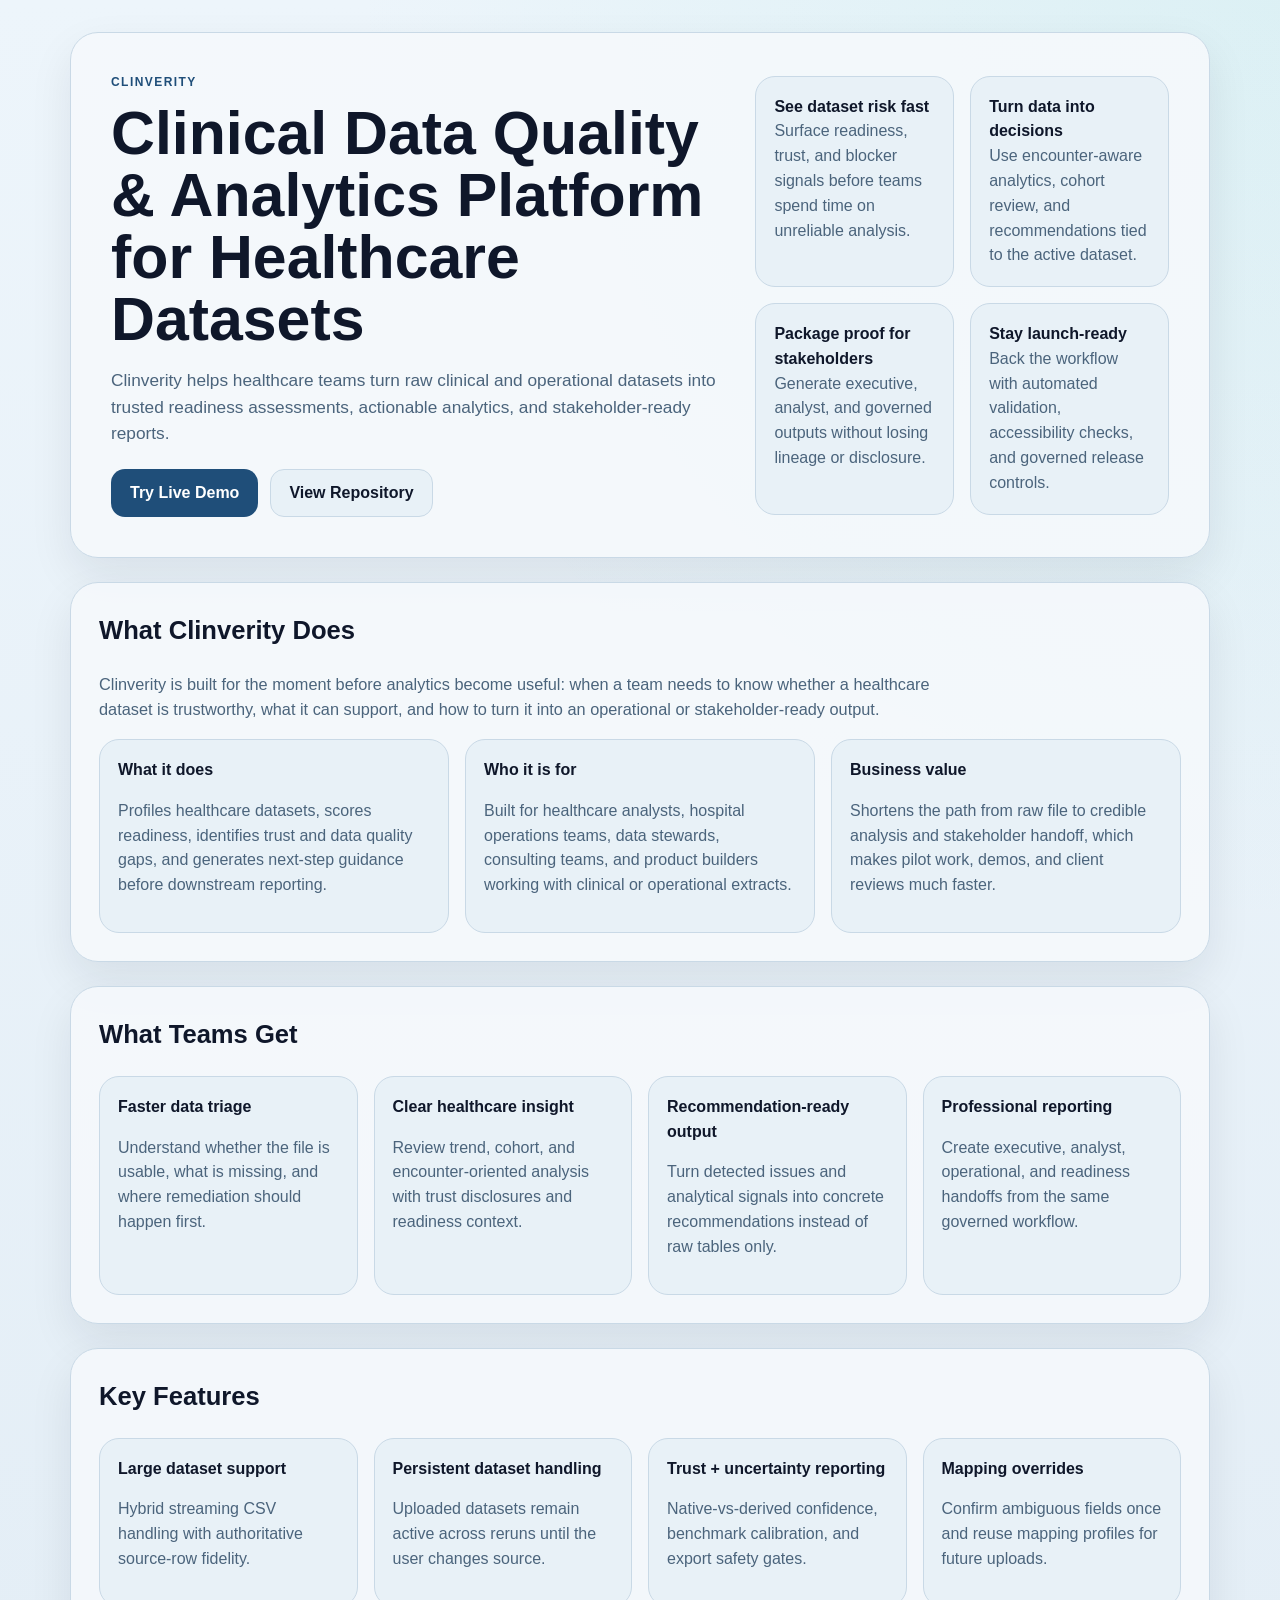
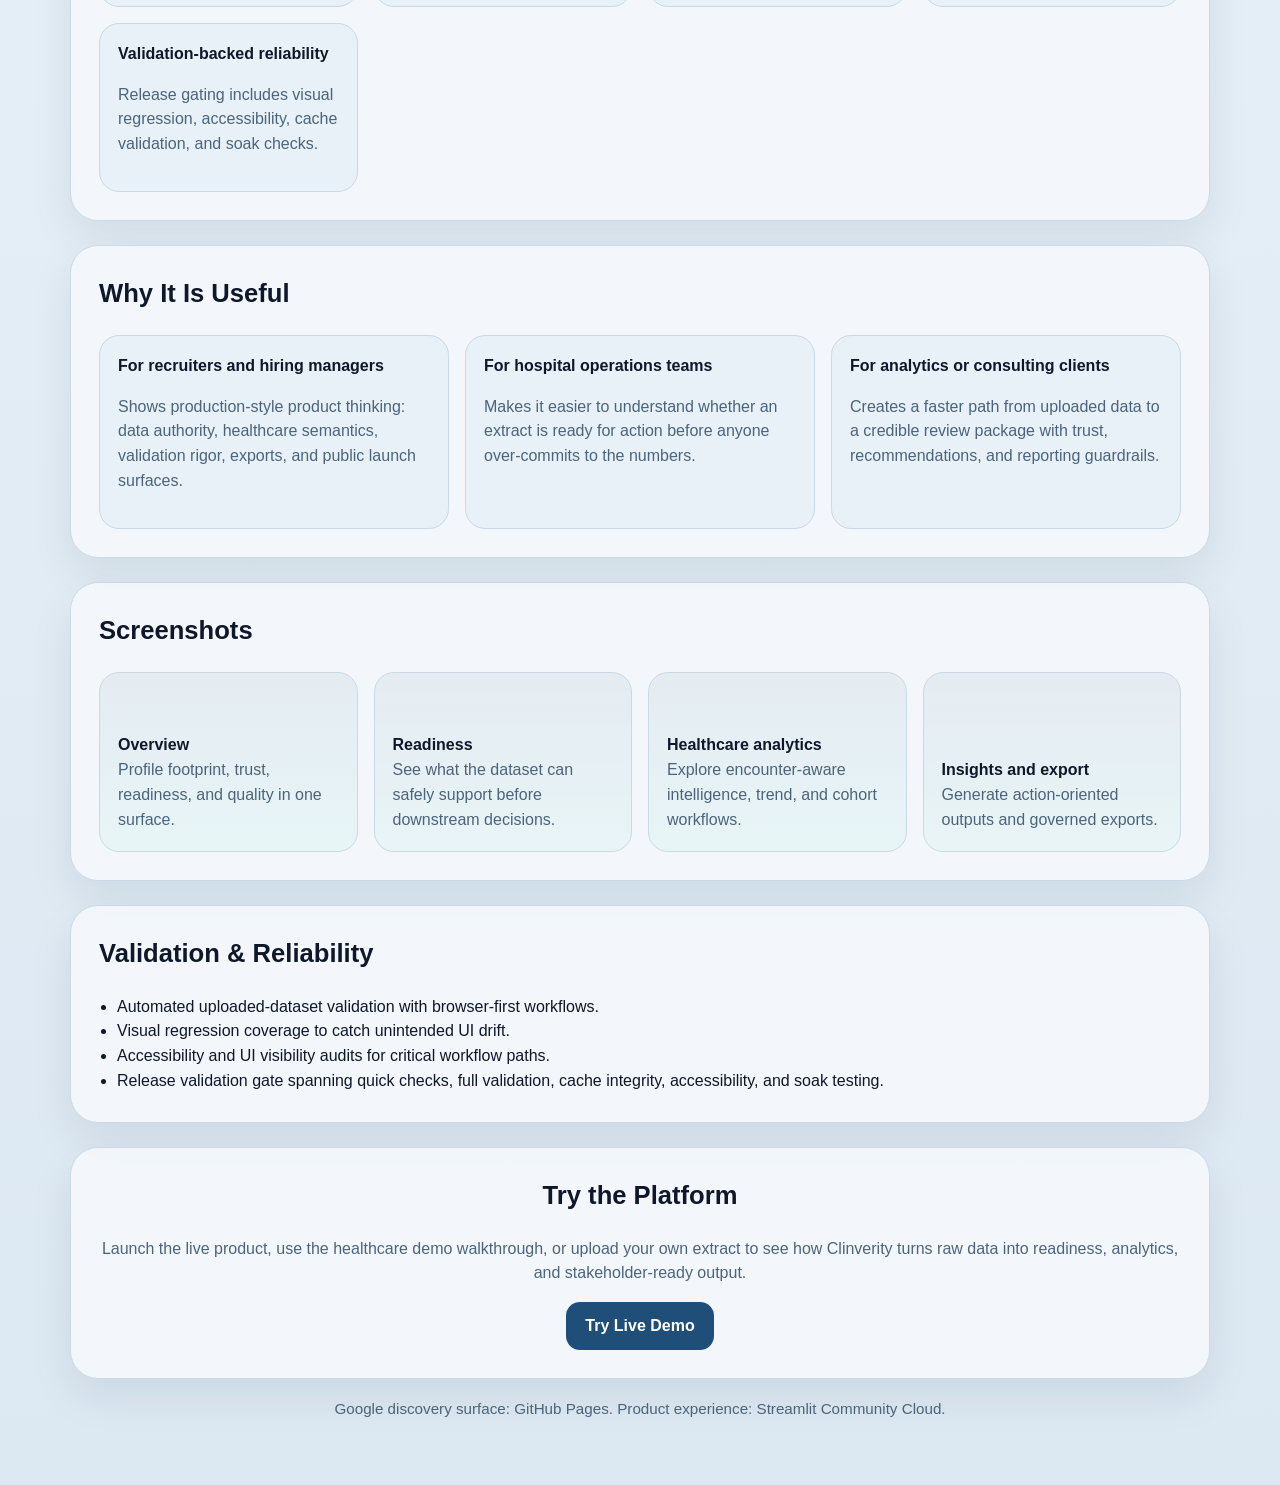
<file: index.html>
<!doctype html>
<html lang="en">
<head>
  <meta charset="utf-8" />
  <meta http-equiv="refresh" content="0; url=./landing_page.html" />
  <meta name="robots" content="index, follow" />
  <link rel="canonical" href="https://dhamodhar1142.github.io/clinical-outcomes-explorer/landing_page.html" />
  <title>Clinverity</title>
</head>
<body>
  <p>Redirecting to <a href="./landing_page.html">Clinverity landing page</a>...</p>
</body>
</html>
</file>
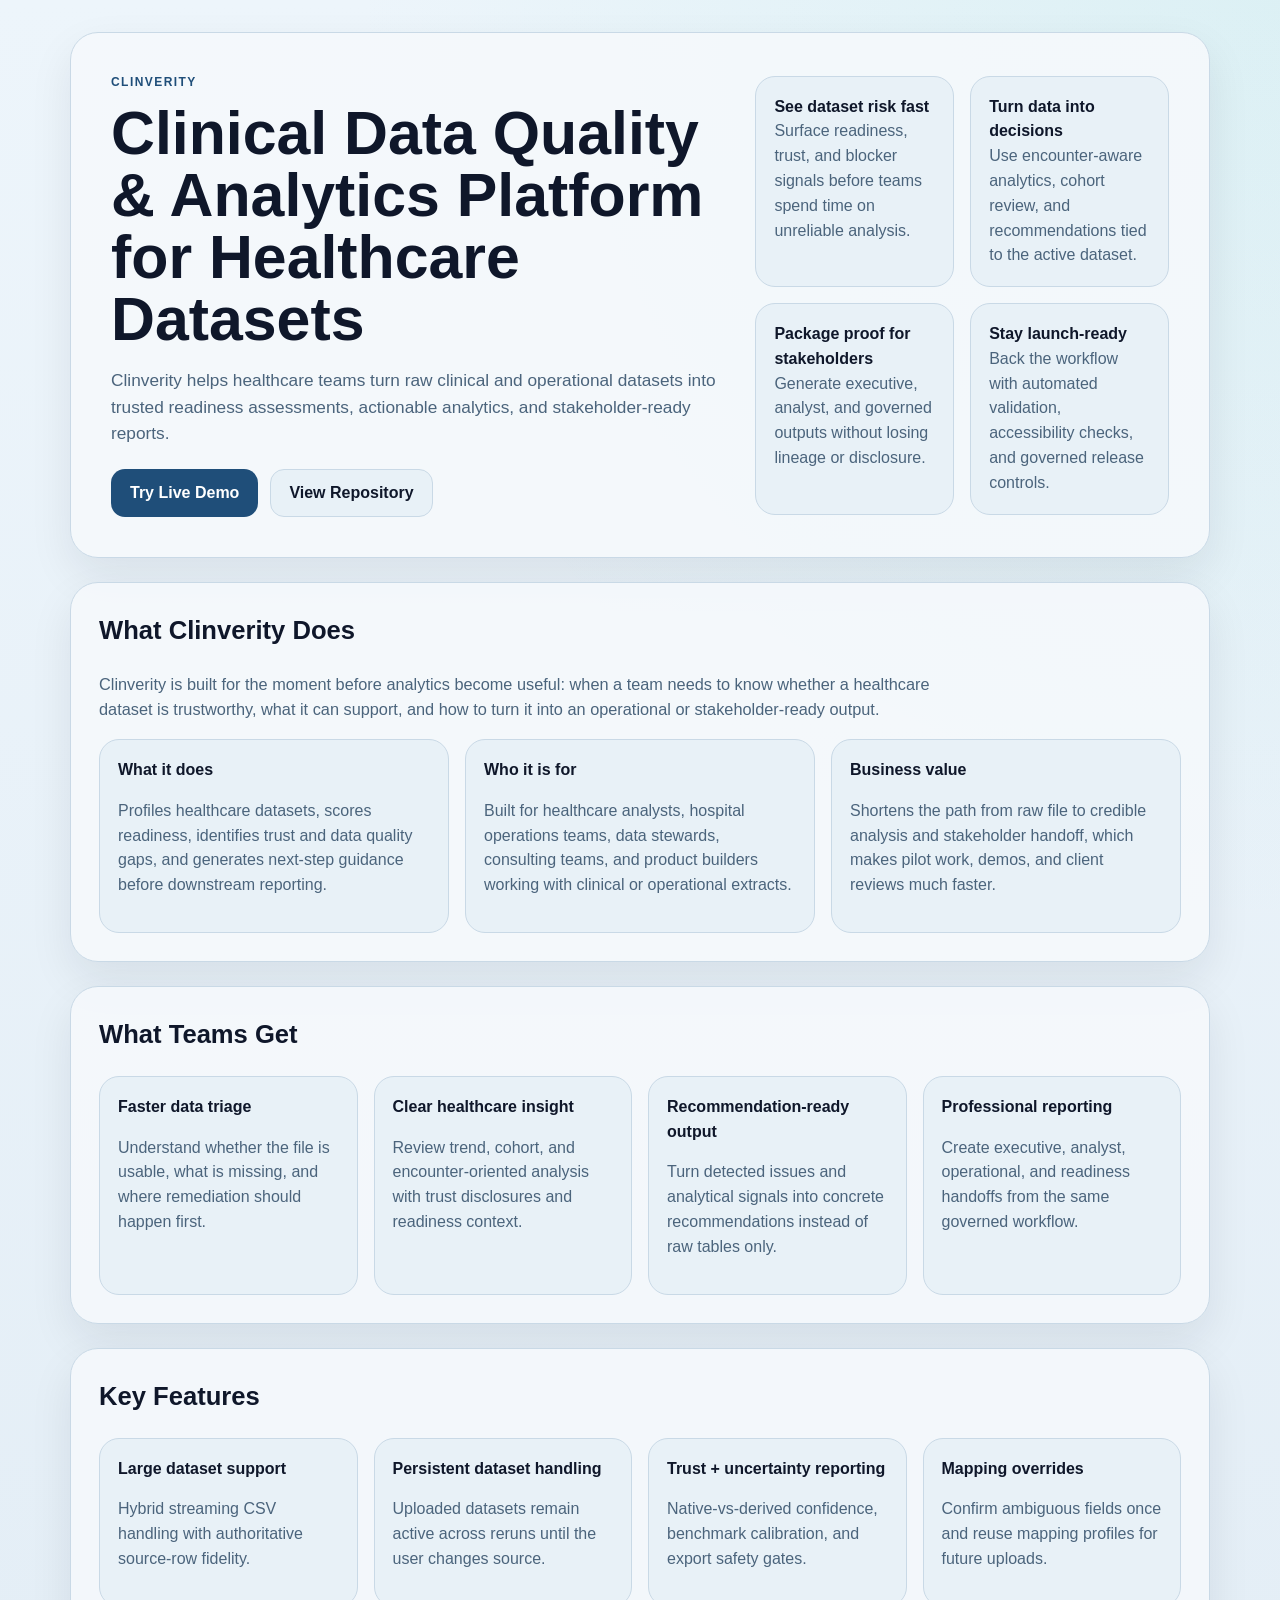
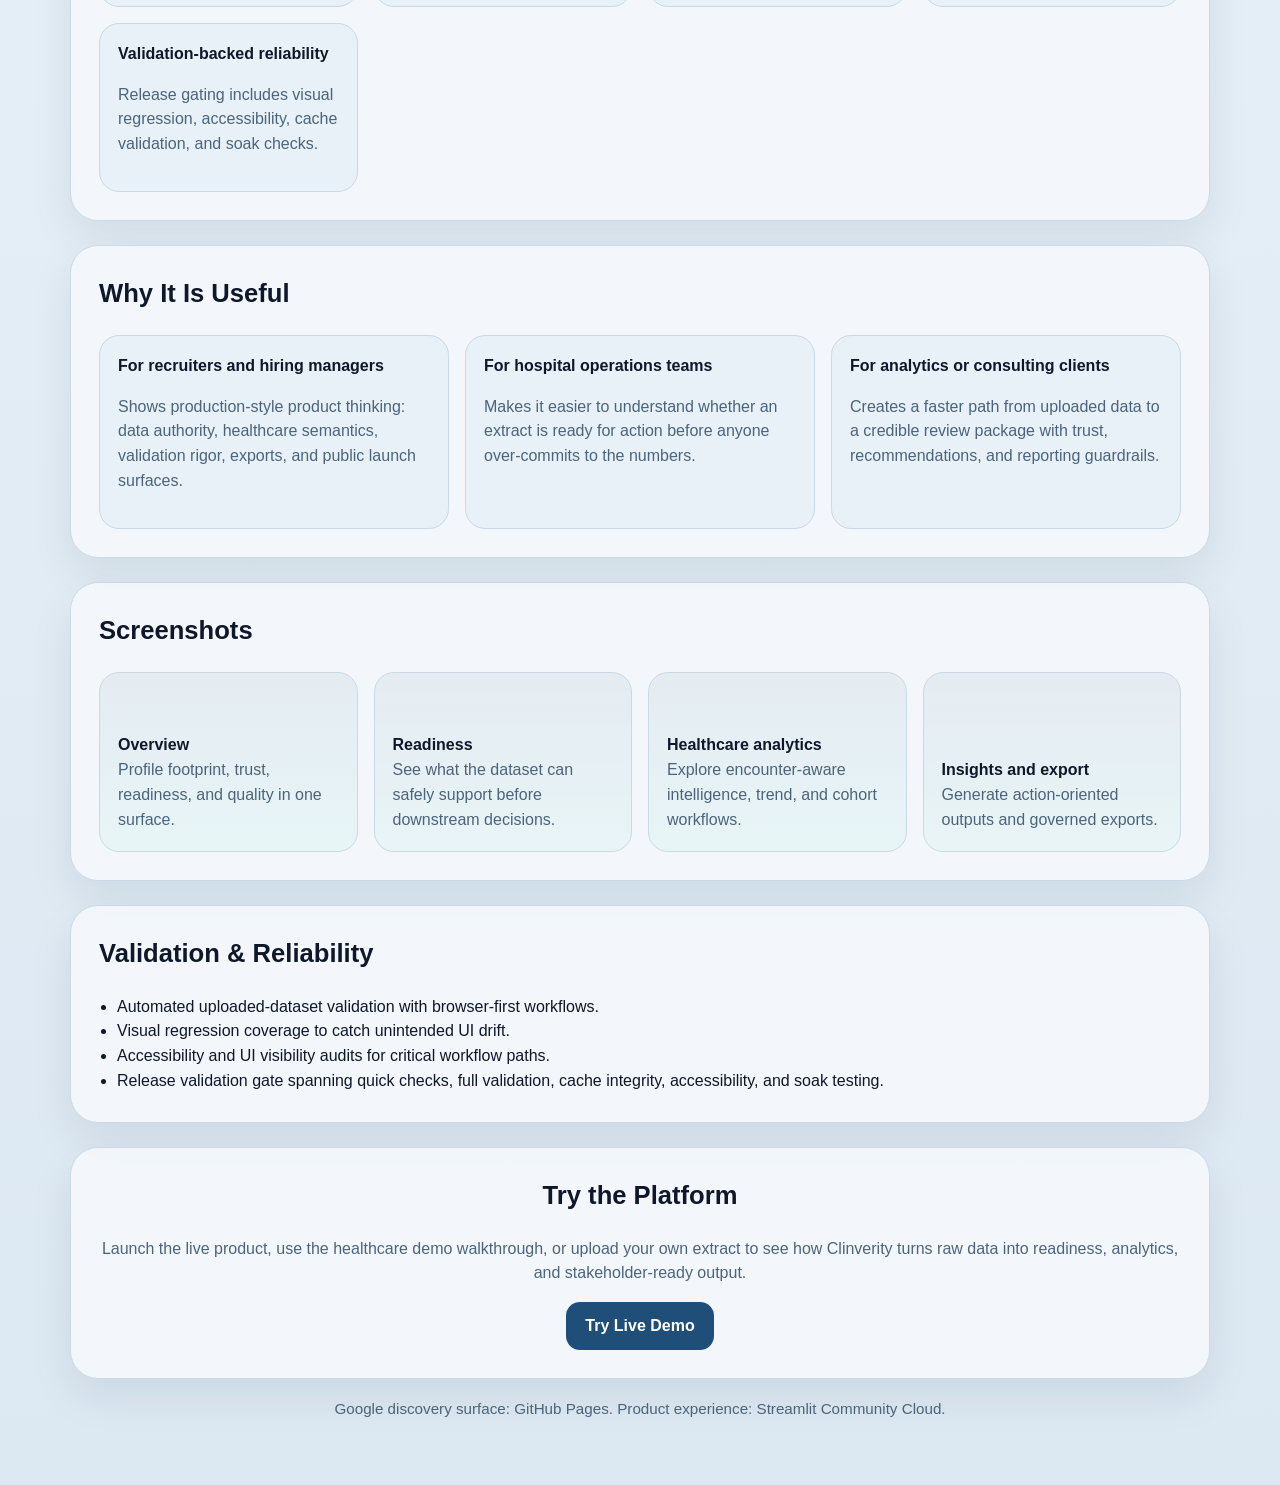
<file: landing_page.html>
<!doctype html>
<html lang="en">
<head>
  <meta charset="utf-8" />
  <meta name="viewport" content="width=device-width, initial-scale=1" />
  <title>Clinverity | Healthcare Data Readiness, Analytics & Reporting Platform</title>
  <meta name="description" content="Clinverity helps healthcare teams turn raw clinical and operational datasets into trusted readiness assessments, actionable analytics, and stakeholder-ready reports." />
  <meta name="keywords" content="healthcare analytics, healthcare data readiness, clinical data quality, healthcare data platform, streamlit app, data validation" />
  <meta name="robots" content="index, follow" />
  <meta name="author" content="Clinverity" />
  <meta name="theme-color" content="#1f4e79" />
  <link rel="canonical" href="https://dhamodhar1142.github.io/clinical-outcomes-explorer/landing_page.html" />
  <meta property="og:title" content="Clinverity | Healthcare Data Readiness, Analytics & Reporting Platform" />
  <meta property="og:description" content="Turn raw healthcare datasets into trusted readiness assessments, actionable analytics, and stakeholder-ready reports." />
  <meta property="og:url" content="https://dhamodhar1142.github.io/clinical-outcomes-explorer/landing_page.html" />
  <meta property="og:type" content="website" />
  <meta property="og:site_name" content="Clinverity" />
  <style>
    :root {
      --bg: #dce8f2;
      --panel: #e8f1f7;
      --panel-strong: #f5f9fc;
      --text: #0f172a;
      --muted: #4b647c;
      --primary: #1f4e79;
      --accent: #14b8a6;
      --border: #c9d9e6;
      --shadow: 0 18px 44px rgba(15, 23, 42, 0.08);
    }
    * { box-sizing: border-box; }
    body {
      margin: 0;
      font-family: Inter, "Segoe UI", Arial, sans-serif;
      background:
        radial-gradient(circle at top right, rgba(20,184,166,0.08), transparent 28%),
        linear-gradient(180deg, #edf5fb 0%, var(--bg) 100%);
      color: var(--text);
      line-height: 1.55;
    }
    .shell {
      max-width: 1180px;
      margin: 0 auto;
      padding: 32px 20px 64px;
    }
    .hero, .section, .cta {
      background: rgba(245, 249, 252, 0.9);
      border: 1px solid var(--border);
      border-radius: 28px;
      box-shadow: var(--shadow);
    }
    .hero {
      padding: 40px;
      display: grid;
      grid-template-columns: 1.2fr 0.8fr;
      gap: 24px;
      align-items: center;
    }
    .eyebrow {
      color: var(--primary);
      text-transform: uppercase;
      letter-spacing: .12em;
      font-size: 12px;
      font-weight: 700;
    }
    h1 {
      margin: 10px 0 12px;
      font-size: clamp(2.2rem, 5vw, 3.8rem);
      line-height: 1.02;
    }
    h2 {
      margin-top: 0;
      font-size: 1.6rem;
    }
    .subtitle {
      color: var(--muted);
      font-size: 1.08rem;
      max-width: 640px;
    }
    .lede {
      max-width: 860px;
      font-size: 1.02rem;
      color: var(--muted);
    }
    .actions {
      display: flex;
      gap: 12px;
      flex-wrap: wrap;
      margin-top: 22px;
    }
    .btn {
      display: inline-flex;
      align-items: center;
      justify-content: center;
      min-height: 48px;
      padding: 0 18px;
      border-radius: 14px;
      text-decoration: none;
      font-weight: 700;
      border: 1px solid transparent;
    }
    .btn-primary { background: var(--primary); color: #fff; }
    .btn-secondary { background: var(--panel); color: var(--text); border-color: var(--border); }
    .hero-card, .feature, .shot {
      background: var(--panel);
      border: 1px solid var(--border);
      border-radius: 20px;
      padding: 18px;
    }
    .hero-grid, .features, .shots {
      display: grid;
      gap: 16px;
    }
    .hero-grid { grid-template-columns: 1fr 1fr; }
    .features { grid-template-columns: repeat(auto-fit, minmax(220px, 1fr)); }
    .shots { grid-template-columns: repeat(auto-fit, minmax(220px, 1fr)); }
    .section {
      padding: 28px;
      margin-top: 24px;
    }
    .muted { color: var(--muted); }
    .shot {
      min-height: 180px;
      display: flex;
      flex-direction: column;
      justify-content: flex-end;
      background:
        linear-gradient(180deg, rgba(31,78,121,.08), rgba(20,184,166,.06)),
        var(--panel-strong);
    }
    .cta {
      margin-top: 24px;
      padding: 28px;
      text-align: center;
    }
    ul {
      margin: 0;
      padding-left: 18px;
    }
    .footer {
      margin-top: 18px;
      text-align: center;
      color: var(--muted);
      font-size: 0.95rem;
    }
    @media (max-width: 900px) {
      .hero { grid-template-columns: 1fr; }
      .hero-grid { grid-template-columns: 1fr; }
    }
  </style>
</head>
<body>
  <div class="shell">
    <section class="hero">
      <div>
        <div class="eyebrow">Clinverity</div>
        <h1>Clinical Data Quality &amp; Analytics Platform for Healthcare Datasets</h1>
        <p class="subtitle">Clinverity helps healthcare teams turn raw clinical and operational datasets into trusted readiness assessments, actionable analytics, and stakeholder-ready reports.</p>
        <div class="actions">
          <a class="btn btn-primary" href="https://clinical-outcomes-explorer-8qt5k68x3hys6saxizpaim.streamlit.app/" target="_blank" rel="noopener noreferrer">Try Live Demo</a>
          <a class="btn btn-secondary" href="https://github.com/dhamodhar1142/clinical-outcomes-explorer" target="_blank" rel="noopener noreferrer">View Repository</a>
        </div>
      </div>
      <div class="hero-grid">
        <div class="hero-card"><strong>See dataset risk fast</strong><div class="muted">Surface readiness, trust, and blocker signals before teams spend time on unreliable analysis.</div></div>
        <div class="hero-card"><strong>Turn data into decisions</strong><div class="muted">Use encounter-aware analytics, cohort review, and recommendations tied to the active dataset.</div></div>
        <div class="hero-card"><strong>Package proof for stakeholders</strong><div class="muted">Generate executive, analyst, and governed outputs without losing lineage or disclosure.</div></div>
        <div class="hero-card"><strong>Stay launch-ready</strong><div class="muted">Back the workflow with automated validation, accessibility checks, and governed release controls.</div></div>
      </div>
    </section>

    <section class="section">
      <h2>What Clinverity Does</h2>
      <p class="lede">Clinverity is built for the moment before analytics become useful: when a team needs to know whether a healthcare dataset is trustworthy, what it can support, and how to turn it into an operational or stakeholder-ready output.</p>
      <div class="features">
        <div class="feature"><strong>What it does</strong><p class="muted">Profiles healthcare datasets, scores readiness, identifies trust and data quality gaps, and generates next-step guidance before downstream reporting.</p></div>
        <div class="feature"><strong>Who it is for</strong><p class="muted">Built for healthcare analysts, hospital operations teams, data stewards, consulting teams, and product builders working with clinical or operational extracts.</p></div>
        <div class="feature"><strong>Business value</strong><p class="muted">Shortens the path from raw file to credible analysis and stakeholder handoff, which makes pilot work, demos, and client reviews much faster.</p></div>
      </div>
    </section>

    <section class="section">
      <h2>What Teams Get</h2>
      <div class="features">
        <div class="feature"><strong>Faster data triage</strong><p class="muted">Understand whether the file is usable, what is missing, and where remediation should happen first.</p></div>
        <div class="feature"><strong>Clear healthcare insight</strong><p class="muted">Review trend, cohort, and encounter-oriented analysis with trust disclosures and readiness context.</p></div>
        <div class="feature"><strong>Recommendation-ready output</strong><p class="muted">Turn detected issues and analytical signals into concrete recommendations instead of raw tables only.</p></div>
        <div class="feature"><strong>Professional reporting</strong><p class="muted">Create executive, analyst, operational, and readiness handoffs from the same governed workflow.</p></div>
      </div>
    </section>

    <section class="section">
      <h2>Key Features</h2>
      <div class="features">
        <div class="feature"><strong>Large dataset support</strong><p class="muted">Hybrid streaming CSV handling with authoritative source-row fidelity.</p></div>
        <div class="feature"><strong>Persistent dataset handling</strong><p class="muted">Uploaded datasets remain active across reruns until the user changes source.</p></div>
        <div class="feature"><strong>Trust + uncertainty reporting</strong><p class="muted">Native-vs-derived confidence, benchmark calibration, and export safety gates.</p></div>
        <div class="feature"><strong>Mapping overrides</strong><p class="muted">Confirm ambiguous fields once and reuse mapping profiles for future uploads.</p></div>
        <div class="feature"><strong>Validation-backed reliability</strong><p class="muted">Release gating includes visual regression, accessibility, cache validation, and soak checks.</p></div>
      </div>
    </section>

    <section class="section">
      <h2>Why It Is Useful</h2>
      <div class="features">
        <div class="feature"><strong>For recruiters and hiring managers</strong><p class="muted">Shows production-style product thinking: data authority, healthcare semantics, validation rigor, exports, and public launch surfaces.</p></div>
        <div class="feature"><strong>For hospital operations teams</strong><p class="muted">Makes it easier to understand whether an extract is ready for action before anyone over-commits to the numbers.</p></div>
        <div class="feature"><strong>For analytics or consulting clients</strong><p class="muted">Creates a faster path from uploaded data to a credible review package with trust, recommendations, and reporting guardrails.</p></div>
      </div>
    </section>

    <section class="section">
      <h2>Screenshots</h2>
      <div class="shots">
        <div class="shot"><strong>Overview</strong><div class="muted">Profile footprint, trust, readiness, and quality in one surface.</div></div>
        <div class="shot"><strong>Readiness</strong><div class="muted">See what the dataset can safely support before downstream decisions.</div></div>
        <div class="shot"><strong>Healthcare analytics</strong><div class="muted">Explore encounter-aware intelligence, trend, and cohort workflows.</div></div>
        <div class="shot"><strong>Insights and export</strong><div class="muted">Generate action-oriented outputs and governed exports.</div></div>
      </div>
    </section>

    <section class="section">
      <h2>Validation &amp; Reliability</h2>
      <ul>
        <li>Automated uploaded-dataset validation with browser-first workflows.</li>
        <li>Visual regression coverage to catch unintended UI drift.</li>
        <li>Accessibility and UI visibility audits for critical workflow paths.</li>
        <li>Release validation gate spanning quick checks, full validation, cache integrity, accessibility, and soak testing.</li>
      </ul>
    </section>

    <section class="cta">
      <h2>Try the Platform</h2>
      <p class="muted">Launch the live product, use the healthcare demo walkthrough, or upload your own extract to see how Clinverity turns raw data into readiness, analytics, and stakeholder-ready output.</p>
      <a class="btn btn-primary" href="https://clinical-outcomes-explorer-8qt5k68x3hys6saxizpaim.streamlit.app/" target="_blank" rel="noopener noreferrer">Try Live Demo</a>
    </section>

    <div class="footer">
      Google discovery surface: GitHub Pages. Product experience: Streamlit Community Cloud.
    </div>
  </div>
</body>
</html>
</file>
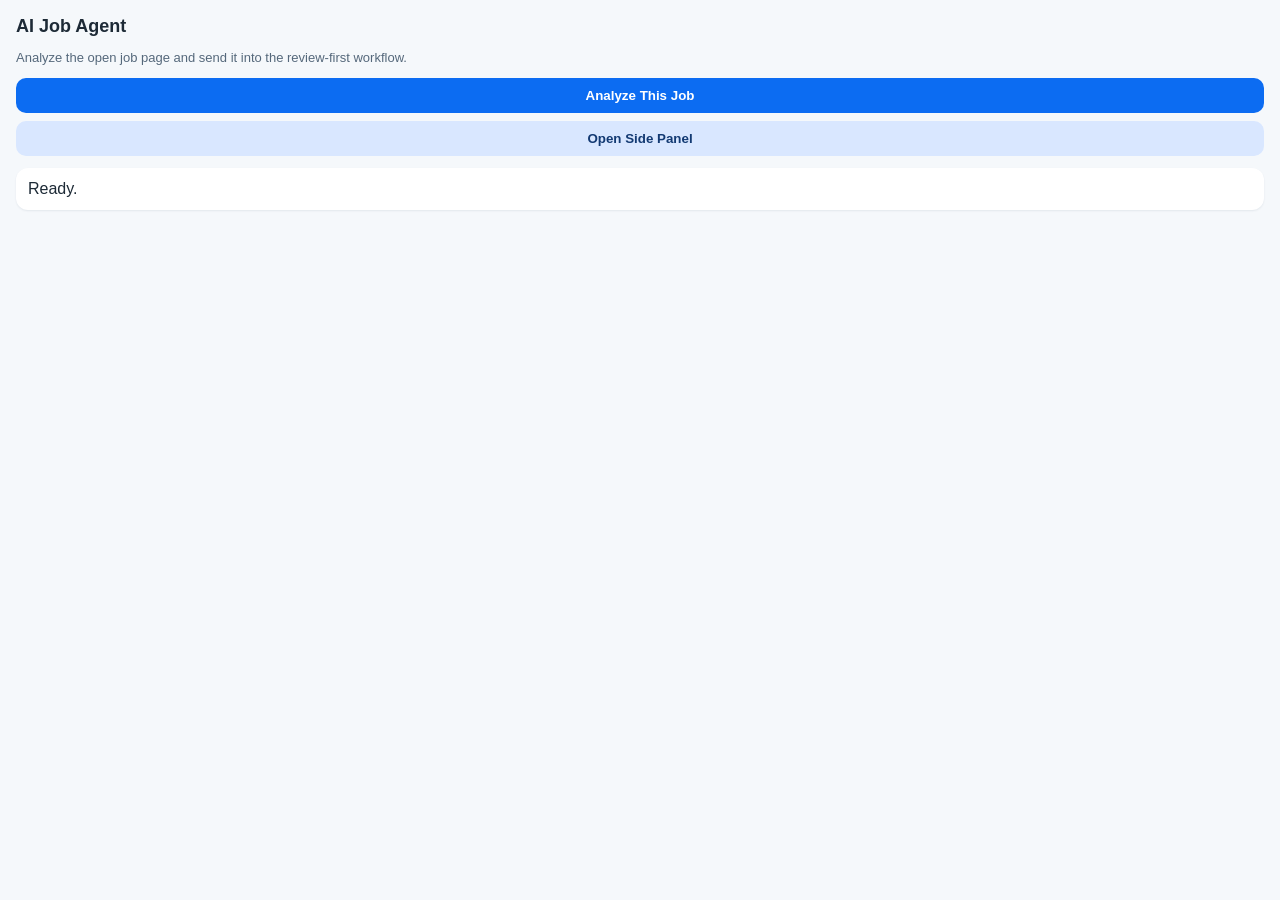
<file: job-agent/extension/popup.html>
<!doctype html>
<html lang="en">
  <head>
    <meta charset="utf-8">
    <title>AI Job Agent</title>
    <link rel="stylesheet" href="styles.css">
  </head>
  <body>
    <div class="panel">
      <h1>AI Job Agent</h1>
      <p class="muted">Analyze the open job page and send it into the review-first workflow.</p>
      <button id="analyze-button">Analyze This Job</button>
      <button id="open-panel" class="secondary">Open Side Panel</button>
      <div id="status" class="status">Ready.</div>
    </div>
    <script src="popup.js"></script>
  </body>
</html>
</file>
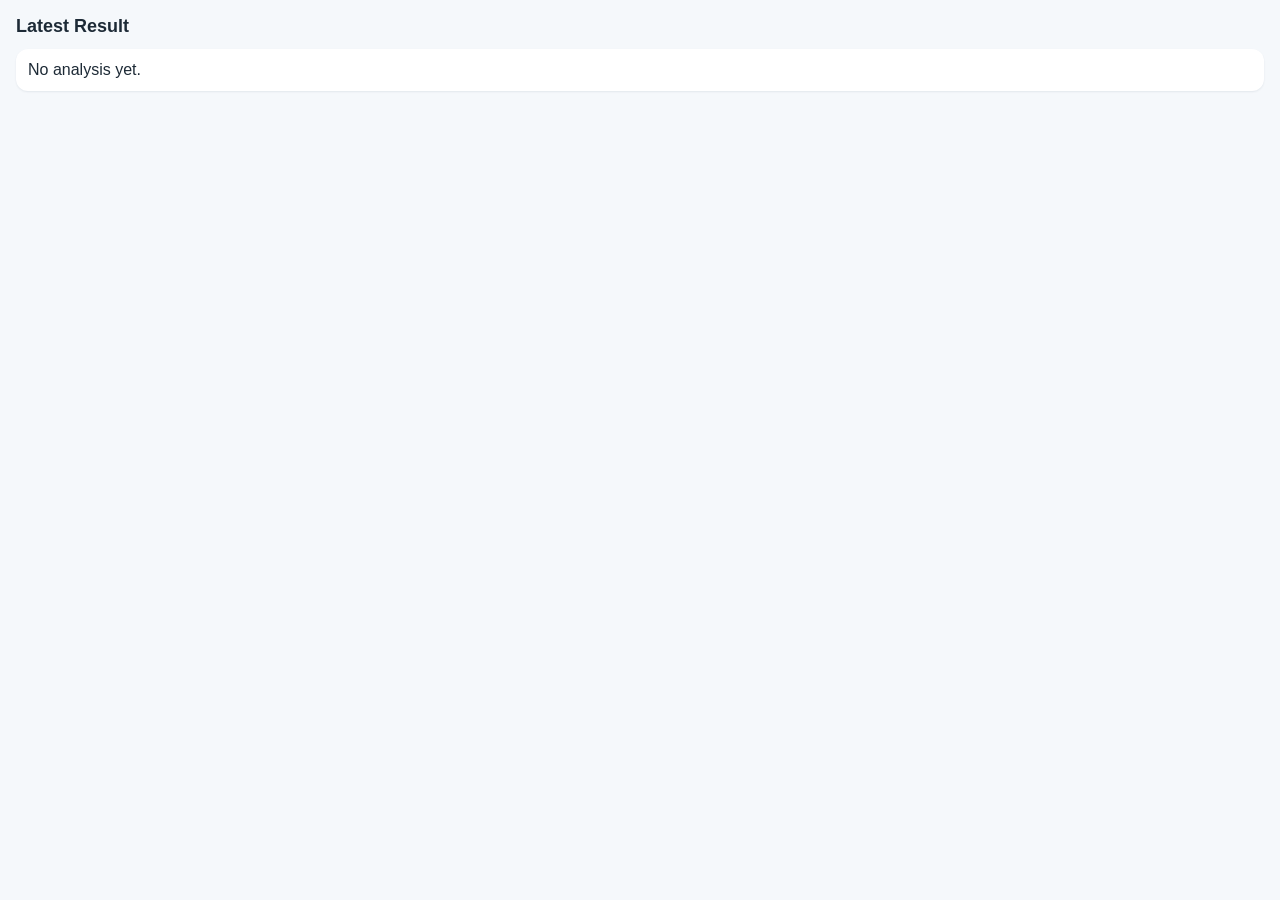
<file: job-agent/extension/sidepanel.html>
<!doctype html>
<html lang="en">
  <head>
    <meta charset="utf-8">
    <title>AI Job Agent Results</title>
    <link rel="stylesheet" href="styles.css">
  </head>
  <body>
    <div class="panel">
      <h2>Latest Result</h2>
      <div id="content" class="card">No analysis yet.</div>
    </div>
    <script src="sidepanel.js"></script>
  </body>
</html>
</file>
<file: job-agent/extension/styles.css>
body {
  margin: 0;
  font-family: "Segoe UI", sans-serif;
  background: #f5f8fb;
  color: #1d2a36;
}

.panel {
  padding: 16px;
}

h1, h2 {
  margin: 0 0 12px;
  font-size: 18px;
}

button {
  width: 100%;
  padding: 10px 12px;
  border: 0;
  border-radius: 10px;
  background: #0c6cf2;
  color: #ffffff;
  font-weight: 600;
  cursor: pointer;
}

button.secondary {
  margin-top: 8px;
  background: #d9e7ff;
  color: #133a73;
}

.status,
.card {
  margin-top: 12px;
  padding: 12px;
  border-radius: 12px;
  background: #ffffff;
  box-shadow: 0 1px 2px rgba(15, 38, 64, 0.08);
}

.muted {
  color: #55687b;
  font-size: 13px;
}

.list {
  padding-left: 18px;
  margin: 8px 0 0;
}
</file>
